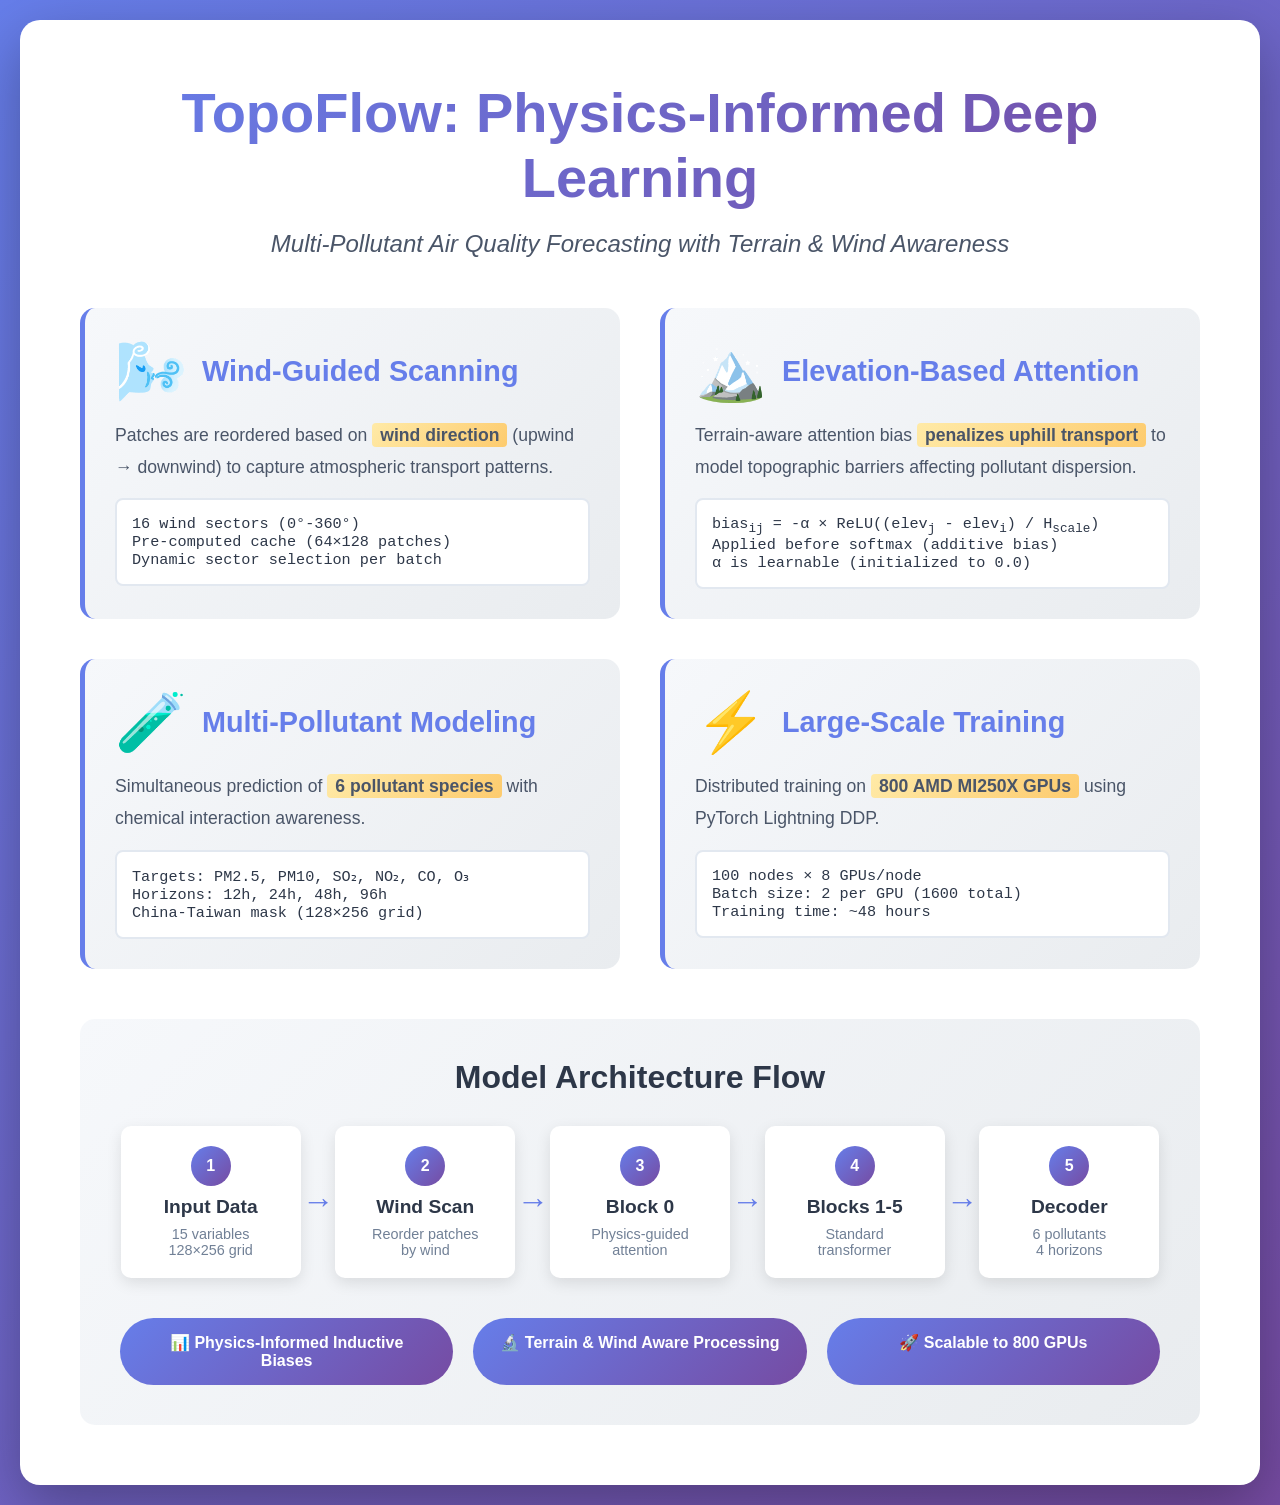
<file: presentation_methodology.html>
<!DOCTYPE html>
<html lang="en">
<head>
    <meta charset="UTF-8">
    <meta name="viewport" content="width=device-width, initial-scale=1.0">
    <title>TopoFlow - Methodology</title>
    <style>
        * {
            margin: 0;
            padding: 0;
            box-sizing: border-box;
        }

        body {
            font-family: 'Segoe UI', Tahoma, Geneva, Verdana, sans-serif;
            background: linear-gradient(135deg, #667eea 0%, #764ba2 100%);
            display: flex;
            justify-content: center;
            align-items: center;
            min-height: 100vh;
            padding: 20px;
        }

        .slide {
            background: white;
            border-radius: 20px;
            padding: 60px;
            max-width: 1400px;
            width: 100%;
            box-shadow: 0 20px 60px rgba(0,0,0,0.3);
        }

        h1 {
            color: #2d3748;
            font-size: 3.5em;
            margin-bottom: 20px;
            text-align: center;
            background: linear-gradient(135deg, #667eea 0%, #764ba2 100%);
            -webkit-background-clip: text;
            -webkit-text-fill-color: transparent;
            background-clip: text;
        }

        .subtitle {
            text-align: center;
            color: #4a5568;
            font-size: 1.5em;
            margin-bottom: 50px;
            font-style: italic;
        }

        .methodology-grid {
            display: grid;
            grid-template-columns: 1fr 1fr;
            gap: 40px;
            margin-bottom: 50px;
        }

        .innovation-box {
            background: linear-gradient(135deg, #f6f8fb 0%, #e9ecef 100%);
            border-radius: 15px;
            padding: 30px;
            border-left: 5px solid #667eea;
            opacity: 0;
            transform: translateX(-50px);
            animation: slideInRight 0.8s ease-out forwards;
        }

        .innovation-box:nth-child(1) { animation-delay: 0.2s; }
        .innovation-box:nth-child(2) { animation-delay: 0.4s; }
        .innovation-box:nth-child(3) { animation-delay: 0.6s; }
        .innovation-box:nth-child(4) { animation-delay: 0.8s; }

        .innovation-box h2 {
            color: #667eea;
            font-size: 1.8em;
            margin-bottom: 15px;
            display: flex;
            align-items: center;
        }

        .innovation-box .icon {
            font-size: 2em;
            margin-right: 15px;
        }

        .innovation-box p {
            color: #4a5568;
            line-height: 1.8;
            font-size: 1.1em;
        }

        .innovation-box .formula {
            background: white;
            padding: 15px;
            border-radius: 8px;
            margin-top: 15px;
            font-family: 'Courier New', monospace;
            color: #2d3748;
            font-size: 0.95em;
            border: 2px solid #e2e8f0;
        }

        .architecture-diagram {
            background: linear-gradient(135deg, #f6f8fb 0%, #e9ecef 100%);
            border-radius: 15px;
            padding: 40px;
            margin-top: 40px;
            text-align: center;
            opacity: 0;
            animation: fadeIn 1s ease-out 1s forwards;
        }

        .architecture-diagram h2 {
            color: #2d3748;
            font-size: 2em;
            margin-bottom: 30px;
        }

        .flow-chart {
            display: flex;
            justify-content: space-around;
            align-items: center;
            margin: 30px 0;
            flex-wrap: wrap;
        }

        .flow-item {
            background: white;
            border-radius: 10px;
            padding: 20px 30px;
            box-shadow: 0 5px 15px rgba(0,0,0,0.1);
            min-width: 180px;
            text-align: center;
            opacity: 0;
            transform: scale(0.8);
            animation: popIn 0.5s ease-out forwards;
        }

        .flow-item:nth-child(1) { animation-delay: 1.2s; }
        .flow-item:nth-child(2) { animation-delay: 1.4s; }
        .flow-item:nth-child(3) { animation-delay: 1.6s; }
        .flow-item:nth-child(4) { animation-delay: 1.8s; }
        .flow-item:nth-child(5) { animation-delay: 2.0s; }

        .flow-item .step-number {
            background: linear-gradient(135deg, #667eea 0%, #764ba2 100%);
            color: white;
            width: 40px;
            height: 40px;
            border-radius: 50%;
            display: flex;
            align-items: center;
            justify-content: center;
            margin: 0 auto 10px;
            font-weight: bold;
        }

        .flow-item h3 {
            color: #2d3748;
            font-size: 1.2em;
            margin-bottom: 8px;
        }

        .flow-item p {
            color: #718096;
            font-size: 0.9em;
        }

        .arrow {
            font-size: 2em;
            color: #667eea;
            opacity: 0;
            animation: fadeIn 0.5s ease-out forwards;
        }

        .arrow:nth-child(2) { animation-delay: 1.3s; }
        .arrow:nth-child(4) { animation-delay: 1.5s; }
        .arrow:nth-child(6) { animation-delay: 1.7s; }
        .arrow:nth-child(8) { animation-delay: 1.9s; }

        .key-features {
            display: grid;
            grid-template-columns: repeat(3, 1fr);
            gap: 20px;
            margin-top: 40px;
        }

        .feature-badge {
            background: linear-gradient(135deg, #667eea 0%, #764ba2 100%);
            color: white;
            padding: 15px 25px;
            border-radius: 50px;
            text-align: center;
            font-weight: bold;
            opacity: 0;
            transform: translateY(20px);
            animation: slideUp 0.5s ease-out forwards;
        }

        .feature-badge:nth-child(1) { animation-delay: 2.2s; }
        .feature-badge:nth-child(2) { animation-delay: 2.4s; }
        .feature-badge:nth-child(3) { animation-delay: 2.6s; }

        @keyframes slideInRight {
            to {
                opacity: 1;
                transform: translateX(0);
            }
        }

        @keyframes fadeIn {
            to {
                opacity: 1;
            }
        }

        @keyframes popIn {
            to {
                opacity: 1;
                transform: scale(1);
            }
        }

        @keyframes slideUp {
            to {
                opacity: 1;
                transform: translateY(0);
            }
        }

        .highlight {
            background: linear-gradient(135deg, #ffeaa7 0%, #fdcb6e 100%);
            padding: 2px 8px;
            border-radius: 4px;
            font-weight: bold;
        }

        @media print {
            body {
                background: white;
            }
            .slide {
                box-shadow: none;
            }
        }
    </style>
</head>
<body>
    <div class="slide">
        <h1>TopoFlow: Physics-Informed Deep Learning</h1>
        <p class="subtitle">Multi-Pollutant Air Quality Forecasting with Terrain & Wind Awareness</p>

        <div class="methodology-grid">
            <div class="innovation-box">
                <h2><span class="icon">🌬️</span>Wind-Guided Scanning</h2>
                <p>Patches are reordered based on <span class="highlight">wind direction</span> (upwind → downwind) to capture atmospheric transport patterns.</p>
                <div class="formula">
                    16 wind sectors (0°-360°)<br>
                    Pre-computed cache (64×128 patches)<br>
                    Dynamic sector selection per batch
                </div>
            </div>

            <div class="innovation-box">
                <h2><span class="icon">🏔️</span>Elevation-Based Attention</h2>
                <p>Terrain-aware attention bias <span class="highlight">penalizes uphill transport</span> to model topographic barriers affecting pollutant dispersion.</p>
                <div class="formula">
                    bias<sub>ij</sub> = -α × ReLU((elev<sub>j</sub> - elev<sub>i</sub>) / H<sub>scale</sub>)<br>
                    Applied before softmax (additive bias)<br>
                    α is learnable (initialized to 0.0)
                </div>
            </div>

            <div class="innovation-box">
                <h2><span class="icon">🧪</span>Multi-Pollutant Modeling</h2>
                <p>Simultaneous prediction of <span class="highlight">6 pollutant species</span> with chemical interaction awareness.</p>
                <div class="formula">
                    Targets: PM2.5, PM10, SO₂, NO₂, CO, O₃<br>
                    Horizons: 12h, 24h, 48h, 96h<br>
                    China-Taiwan mask (128×256 grid)
                </div>
            </div>

            <div class="innovation-box">
                <h2><span class="icon">⚡</span>Large-Scale Training</h2>
                <p>Distributed training on <span class="highlight">800 AMD MI250X GPUs</span> using PyTorch Lightning DDP.</p>
                <div class="formula">
                    100 nodes × 8 GPUs/node<br>
                    Batch size: 2 per GPU (1600 total)<br>
                    Training time: ~48 hours
                </div>
            </div>
        </div>

        <div class="architecture-diagram">
            <h2>Model Architecture Flow</h2>
            <div class="flow-chart">
                <div class="flow-item">
                    <div class="step-number">1</div>
                    <h3>Input Data</h3>
                    <p>15 variables<br>128×256 grid</p>
                </div>
                <div class="arrow">→</div>
                <div class="flow-item">
                    <div class="step-number">2</div>
                    <h3>Wind Scan</h3>
                    <p>Reorder patches<br>by wind</p>
                </div>
                <div class="arrow">→</div>
                <div class="flow-item">
                    <div class="step-number">3</div>
                    <h3>Block 0</h3>
                    <p>Physics-guided<br>attention</p>
                </div>
                <div class="arrow">→</div>
                <div class="flow-item">
                    <div class="step-number">4</div>
                    <h3>Blocks 1-5</h3>
                    <p>Standard<br>transformer</p>
                </div>
                <div class="arrow">→</div>
                <div class="flow-item">
                    <div class="step-number">5</div>
                    <h3>Decoder</h3>
                    <p>6 pollutants<br>4 horizons</p>
                </div>
            </div>

            <div class="key-features">
                <div class="feature-badge">📊 Physics-Informed Inductive Biases</div>
                <div class="feature-badge">🔬 Terrain & Wind Aware Processing</div>
                <div class="feature-badge">🚀 Scalable to 800 GPUs</div>
            </div>
        </div>
    </div>

    <script>
        // Optional: Add interactivity
        document.querySelectorAll('.innovation-box').forEach(box => {
            box.addEventListener('mouseenter', function() {
                this.style.transform = 'scale(1.02)';
                this.style.transition = 'transform 0.3s ease';
            });
            box.addEventListener('mouseleave', function() {
                this.style.transform = 'scale(1)';
            });
        });
    </script>
</body>
</html>
</file>
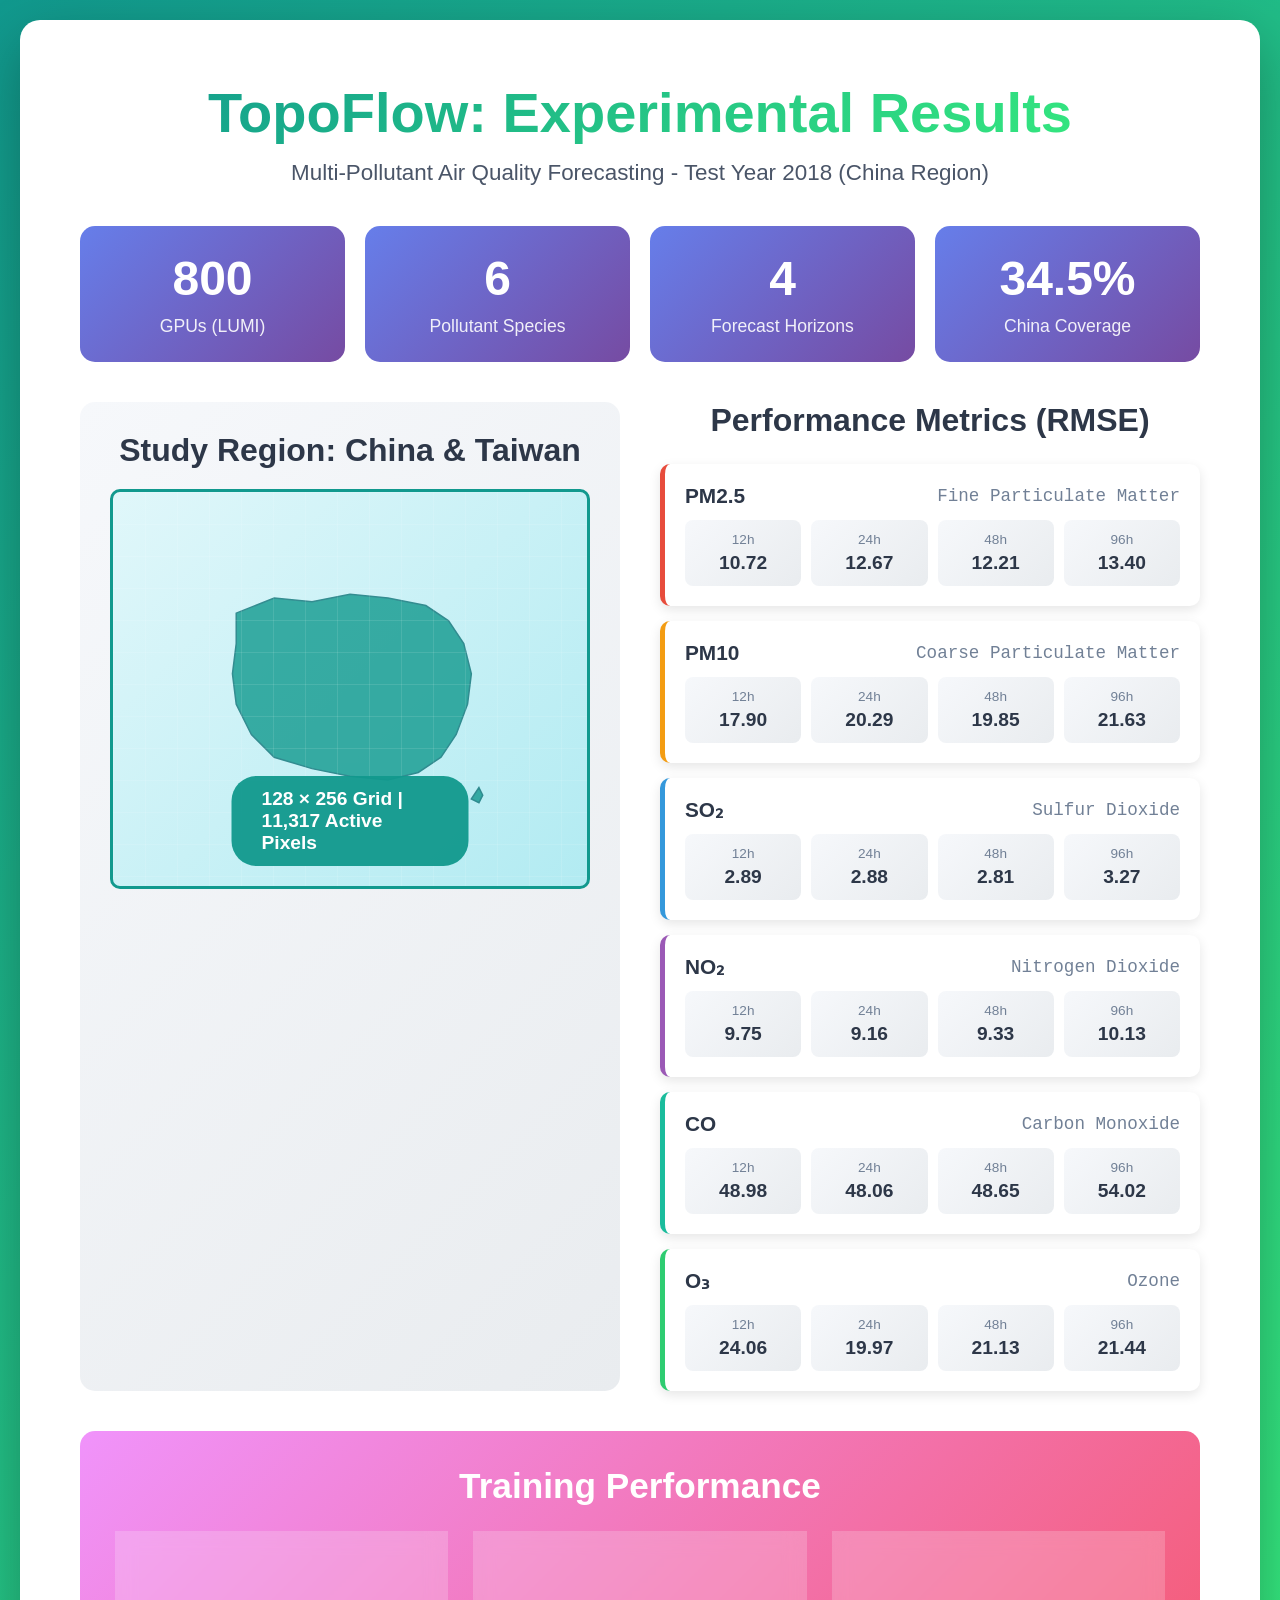
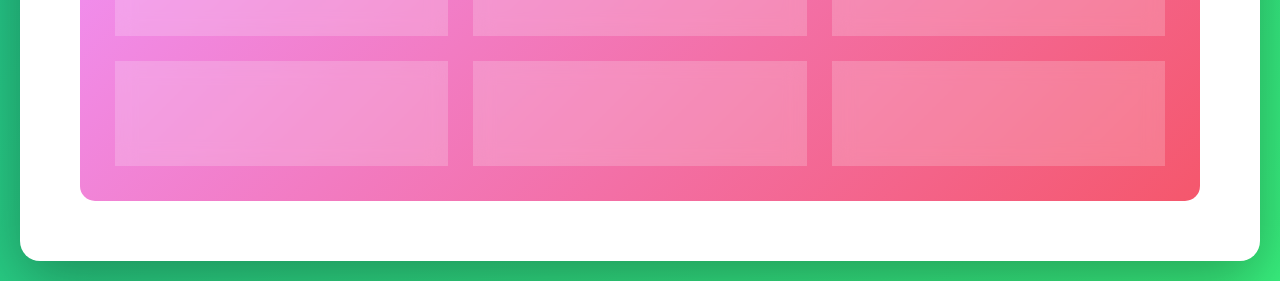
<file: presentation_results.html>
<!DOCTYPE html>
<html lang="en">
<head>
    <meta charset="UTF-8">
    <meta name="viewport" content="width=device-width, initial-scale=1.0">
    <title>TopoFlow - Results</title>
    <style>
        * {
            margin: 0;
            padding: 0;
            box-sizing: border-box;
        }

        body {
            font-family: 'Segoe UI', Tahoma, Geneva, Verdana, sans-serif;
            background: linear-gradient(135deg, #11998e 0%, #38ef7d 100%);
            display: flex;
            justify-content: center;
            align-items: center;
            min-height: 100vh;
            padding: 20px;
        }

        .slide {
            background: white;
            border-radius: 20px;
            padding: 60px;
            max-width: 1600px;
            width: 100%;
            box-shadow: 0 20px 60px rgba(0,0,0,0.3);
        }

        h1 {
            color: #2d3748;
            font-size: 3.5em;
            margin-bottom: 15px;
            text-align: center;
            background: linear-gradient(135deg, #11998e 0%, #38ef7d 100%);
            -webkit-background-clip: text;
            -webkit-text-fill-color: transparent;
            background-clip: text;
        }

        .subtitle {
            text-align: center;
            color: #4a5568;
            font-size: 1.4em;
            margin-bottom: 40px;
        }

        .stats-header {
            display: grid;
            grid-template-columns: repeat(4, 1fr);
            gap: 20px;
            margin-bottom: 40px;
        }

        .stat-card {
            background: linear-gradient(135deg, #667eea 0%, #764ba2 100%);
            color: white;
            padding: 25px;
            border-radius: 15px;
            text-align: center;
            opacity: 0;
            transform: scale(0.8);
            animation: popIn 0.6s ease-out forwards;
        }

        .stat-card:nth-child(1) { animation-delay: 0.2s; }
        .stat-card:nth-child(2) { animation-delay: 0.4s; }
        .stat-card:nth-child(3) { animation-delay: 0.6s; }
        .stat-card:nth-child(4) { animation-delay: 0.8s; }

        .stat-card .number {
            font-size: 3em;
            font-weight: bold;
            margin-bottom: 10px;
        }

        .stat-card .label {
            font-size: 1.1em;
            opacity: 0.9;
        }

        .results-container {
            display: grid;
            grid-template-columns: 1fr 1fr;
            gap: 40px;
            margin-bottom: 40px;
        }

        .china-map-section {
            background: linear-gradient(135deg, #f6f8fb 0%, #e9ecef 100%);
            border-radius: 15px;
            padding: 30px;
            opacity: 0;
            animation: fadeInUp 1s ease-out 1s forwards;
        }

        .china-map-section h2 {
            color: #2d3748;
            font-size: 2em;
            margin-bottom: 20px;
            text-align: center;
        }

        .map-container {
            position: relative;
            width: 100%;
            height: 400px;
            background: linear-gradient(135deg, #e0f7fa 0%, #b2ebf2 100%);
            border-radius: 10px;
            overflow: hidden;
            border: 3px solid #11998e;
        }

        .china-outline {
            position: absolute;
            top: 50%;
            left: 50%;
            transform: translate(-50%, -50%);
            width: 80%;
            height: 80%;
        }

        .china-region {
            fill: #11998e;
            opacity: 0;
            animation: fillRegion 2s ease-out 1.5s forwards;
        }

        .grid-overlay {
            position: absolute;
            top: 0;
            left: 0;
            width: 100%;
            height: 100%;
            background-image:
                linear-gradient(rgba(255,255,255,0.1) 1px, transparent 1px),
                linear-gradient(90deg, rgba(255,255,255,0.1) 1px, transparent 1px);
            background-size: 32px 32px;
            opacity: 0;
            animation: fadeIn 1s ease-out 2s forwards;
        }

        .coverage-label {
            position: absolute;
            bottom: 20px;
            left: 50%;
            transform: translateX(-50%);
            background: rgba(17, 153, 142, 0.95);
            color: white;
            padding: 12px 30px;
            border-radius: 25px;
            font-weight: bold;
            font-size: 1.2em;
            opacity: 0;
            animation: slideUp 0.8s ease-out 2.5s forwards;
        }

        .metrics-section {
            opacity: 0;
            animation: fadeInUp 1s ease-out 1.2s forwards;
        }

        .metrics-section h2 {
            color: #2d3748;
            font-size: 2em;
            margin-bottom: 25px;
            text-align: center;
        }

        .pollutant-grid {
            display: grid;
            grid-template-columns: 1fr;
            gap: 15px;
        }

        .pollutant-card {
            background: white;
            border-left: 5px solid #11998e;
            border-radius: 10px;
            padding: 20px;
            box-shadow: 0 4px 12px rgba(0,0,0,0.1);
            opacity: 0;
            transform: translateX(-30px);
            animation: slideInRight 0.6s ease-out forwards;
        }

        .pollutant-card:nth-child(1) { animation-delay: 1.4s; border-color: #e74c3c; }
        .pollutant-card:nth-child(2) { animation-delay: 1.5s; border-color: #f39c12; }
        .pollutant-card:nth-child(3) { animation-delay: 1.6s; border-color: #3498db; }
        .pollutant-card:nth-child(4) { animation-delay: 1.7s; border-color: #9b59b6; }
        .pollutant-card:nth-child(5) { animation-delay: 1.8s; border-color: #1abc9c; }
        .pollutant-card:nth-child(6) { animation-delay: 1.9s; border-color: #2ecc71; }

        .pollutant-header {
            display: flex;
            justify-content: space-between;
            align-items: center;
            margin-bottom: 12px;
        }

        .pollutant-name {
            font-size: 1.3em;
            font-weight: bold;
            color: #2d3748;
        }

        .pollutant-formula {
            font-size: 1.1em;
            color: #718096;
            font-family: 'Courier New', monospace;
        }

        .horizon-metrics {
            display: grid;
            grid-template-columns: repeat(4, 1fr);
            gap: 10px;
        }

        .horizon-box {
            background: linear-gradient(135deg, #f6f8fb 0%, #e9ecef 100%);
            padding: 12px;
            border-radius: 8px;
            text-align: center;
        }

        .horizon-label {
            font-size: 0.85em;
            color: #718096;
            margin-bottom: 5px;
        }

        .horizon-value {
            font-size: 1.2em;
            font-weight: bold;
            color: #2d3748;
        }

        .performance-summary {
            background: linear-gradient(135deg, #f093fb 0%, #f5576c 100%);
            color: white;
            padding: 35px;
            border-radius: 15px;
            margin-top: 40px;
            text-align: center;
            opacity: 0;
            animation: fadeInUp 1s ease-out 2.2s forwards;
        }

        .performance-summary h2 {
            font-size: 2.2em;
            margin-bottom: 20px;
        }

        .performance-grid {
            display: grid;
            grid-template-columns: repeat(3, 1fr);
            gap: 25px;
            margin-top: 25px;
        }

        .performance-item {
            background: rgba(255,255,255,0.2);
            padding: 20px;
            border-radius: 10px;
            backdrop-filter: blur(10px);
        }

        .performance-item .title {
            font-size: 1em;
            opacity: 0.9;
            margin-bottom: 10px;
        }

        .performance-item .value {
            font-size: 2em;
            font-weight: bold;
        }

        @keyframes popIn {
            to {
                opacity: 1;
                transform: scale(1);
            }
        }

        @keyframes fadeInUp {
            to {
                opacity: 1;
                transform: translateY(0);
            }
        }

        .china-map-section,
        .metrics-section {
            transform: translateY(20px);
        }

        @keyframes slideInRight {
            to {
                opacity: 1;
                transform: translateX(0);
            }
        }

        @keyframes fadeIn {
            to {
                opacity: 1;
            }
        }

        @keyframes fillRegion {
            0% {
                opacity: 0;
                transform: scale(0.5);
            }
            100% {
                opacity: 0.8;
                transform: scale(1);
            }
        }

        @keyframes slideUp {
            to {
                opacity: 1;
            }
        }

        .highlight {
            background: rgba(255,255,255,0.3);
            padding: 2px 8px;
            border-radius: 4px;
            font-weight: bold;
        }

        @media print {
            body {
                background: white;
            }
            .slide {
                box-shadow: none;
            }
        }
    </style>
</head>
<body>
    <div class="slide">
        <h1>TopoFlow: Experimental Results</h1>
        <p class="subtitle">Multi-Pollutant Air Quality Forecasting - Test Year 2018 (China Region)</p>

        <div class="stats-header">
            <div class="stat-card">
                <div class="number">800</div>
                <div class="label">GPUs (LUMI)</div>
            </div>
            <div class="stat-card">
                <div class="number">6</div>
                <div class="label">Pollutant Species</div>
            </div>
            <div class="stat-card">
                <div class="number">4</div>
                <div class="label">Forecast Horizons</div>
            </div>
            <div class="stat-card">
                <div class="number">34.5%</div>
                <div class="label">China Coverage</div>
            </div>
        </div>

        <div class="results-container">
            <div class="china-map-section">
                <h2>Study Region: China & Taiwan</h2>
                <div class="map-container">
                    <svg class="china-outline" viewBox="0 0 500 400" xmlns="http://www.w3.org/2000/svg">
                        <!-- Simplified China outline -->
                        <path class="china-region" d="
                            M 100 100
                            L 150 80 L 200 85 L 250 75 L 300 80 L 350 90 L 380 110
                            L 400 140 L 410 180 L 405 220 L 390 260 L 370 290
                            L 340 310 L 300 320 L 250 315 L 200 305 L 150 290
                            L 120 260 L 100 220 L 95 180 L 100 140 Z
                            M 420 330 L 425 340 L 420 350 L 410 345 Z
                        " stroke="#0d7377" stroke-width="2"/>
                    </svg>
                    <div class="grid-overlay"></div>
                    <div class="coverage-label">128 × 256 Grid | 11,317 Active Pixels</div>
                </div>
            </div>

            <div class="metrics-section">
                <h2>Performance Metrics (RMSE)</h2>
                <div class="pollutant-grid">
                    <div class="pollutant-card">
                        <div class="pollutant-header">
                            <span class="pollutant-name">PM2.5</span>
                            <span class="pollutant-formula">Fine Particulate Matter</span>
                        </div>
                        <div class="horizon-metrics">
                            <div class="horizon-box">
                                <div class="horizon-label">12h</div>
                                <div class="horizon-value">10.72</div>
                            </div>
                            <div class="horizon-box">
                                <div class="horizon-label">24h</div>
                                <div class="horizon-value">12.67</div>
                            </div>
                            <div class="horizon-box">
                                <div class="horizon-label">48h</div>
                                <div class="horizon-value">12.21</div>
                            </div>
                            <div class="horizon-box">
                                <div class="horizon-label">96h</div>
                                <div class="horizon-value">13.40</div>
                            </div>
                        </div>
                    </div>

                    <div class="pollutant-card">
                        <div class="pollutant-header">
                            <span class="pollutant-name">PM10</span>
                            <span class="pollutant-formula">Coarse Particulate Matter</span>
                        </div>
                        <div class="horizon-metrics">
                            <div class="horizon-box">
                                <div class="horizon-label">12h</div>
                                <div class="horizon-value">17.90</div>
                            </div>
                            <div class="horizon-box">
                                <div class="horizon-label">24h</div>
                                <div class="horizon-value">20.29</div>
                            </div>
                            <div class="horizon-box">
                                <div class="horizon-label">48h</div>
                                <div class="horizon-value">19.85</div>
                            </div>
                            <div class="horizon-box">
                                <div class="horizon-label">96h</div>
                                <div class="horizon-value">21.63</div>
                            </div>
                        </div>
                    </div>

                    <div class="pollutant-card">
                        <div class="pollutant-header">
                            <span class="pollutant-name">SO₂</span>
                            <span class="pollutant-formula">Sulfur Dioxide</span>
                        </div>
                        <div class="horizon-metrics">
                            <div class="horizon-box">
                                <div class="horizon-label">12h</div>
                                <div class="horizon-value">2.89</div>
                            </div>
                            <div class="horizon-box">
                                <div class="horizon-label">24h</div>
                                <div class="horizon-value">2.88</div>
                            </div>
                            <div class="horizon-box">
                                <div class="horizon-label">48h</div>
                                <div class="horizon-value">2.81</div>
                            </div>
                            <div class="horizon-box">
                                <div class="horizon-label">96h</div>
                                <div class="horizon-value">3.27</div>
                            </div>
                        </div>
                    </div>

                    <div class="pollutant-card">
                        <div class="pollutant-header">
                            <span class="pollutant-name">NO₂</span>
                            <span class="pollutant-formula">Nitrogen Dioxide</span>
                        </div>
                        <div class="horizon-metrics">
                            <div class="horizon-box">
                                <div class="horizon-label">12h</div>
                                <div class="horizon-value">9.75</div>
                            </div>
                            <div class="horizon-box">
                                <div class="horizon-label">24h</div>
                                <div class="horizon-value">9.16</div>
                            </div>
                            <div class="horizon-box">
                                <div class="horizon-label">48h</div>
                                <div class="horizon-value">9.33</div>
                            </div>
                            <div class="horizon-box">
                                <div class="horizon-label">96h</div>
                                <div class="horizon-value">10.13</div>
                            </div>
                        </div>
                    </div>

                    <div class="pollutant-card">
                        <div class="pollutant-header">
                            <span class="pollutant-name">CO</span>
                            <span class="pollutant-formula">Carbon Monoxide</span>
                        </div>
                        <div class="horizon-metrics">
                            <div class="horizon-box">
                                <div class="horizon-label">12h</div>
                                <div class="horizon-value">48.98</div>
                            </div>
                            <div class="horizon-box">
                                <div class="horizon-label">24h</div>
                                <div class="horizon-value">48.06</div>
                            </div>
                            <div class="horizon-box">
                                <div class="horizon-label">48h</div>
                                <div class="horizon-value">48.65</div>
                            </div>
                            <div class="horizon-box">
                                <div class="horizon-label">96h</div>
                                <div class="horizon-value">54.02</div>
                            </div>
                        </div>
                    </div>

                    <div class="pollutant-card">
                        <div class="pollutant-header">
                            <span class="pollutant-name">O₃</span>
                            <span class="pollutant-formula">Ozone</span>
                        </div>
                        <div class="horizon-metrics">
                            <div class="horizon-box">
                                <div class="horizon-label">12h</div>
                                <div class="horizon-value">24.06</div>
                            </div>
                            <div class="horizon-box">
                                <div class="horizon-label">24h</div>
                                <div class="horizon-value">19.97</div>
                            </div>
                            <div class="horizon-box">
                                <div class="horizon-label">48h</div>
                                <div class="horizon-value">21.13</div>
                            </div>
                            <div class="horizon-box">
                                <div class="horizon-label">96h</div>
                                <div class="horizon-value">21.44</div>
                            </div>
                        </div>
                    </div>
                </div>
            </div>
        </div>

        <div class="performance-summary">
            <h2>Training Performance</h2>
            <div class="performance-grid">
                <div class="performance-item">
                    <div class="title">Training Infrastructure</div>
                    <div class="value">100 nodes</div>
                </div>
                <div class="performance-item">
                    <div class="title">Validation Loss</div>
                    <div class="value">0.3557</div>
                </div>
                <div class="performance-item">
                    <div class="title">Test Samples</div>
                    <div class="value">4,000</div>
                </div>
                <div class="performance-item">
                    <div class="title">Active Pixels</div>
                    <div class="value">11,317</div>
                </div>
                <div class="performance-item">
                    <div class="title">Training Duration</div>
                    <div class="value">~48h</div>
                </div>
                <div class="performance-item">
                    <div class="title">Max Steps</div>
                    <div class="value">20,000</div>
                </div>
            </div>
        </div>
    </div>

    <script>
        // Optional: Add interactivity for pollutant cards
        document.querySelectorAll('.pollutant-card').forEach(card => {
            card.addEventListener('mouseenter', function() {
                this.style.transform = 'translateX(0) scale(1.02)';
                this.style.transition = 'transform 0.3s ease';
            });
            card.addEventListener('mouseleave', function() {
                this.style.transform = 'translateX(0) scale(1)';
            });
        });

        // Animate the China region pulsing
        const chinaRegion = document.querySelector('.china-region');
        setInterval(() => {
            chinaRegion.style.transition = 'opacity 2s ease-in-out';
            chinaRegion.style.opacity = chinaRegion.style.opacity === '0.6' ? '0.9' : '0.6';
        }, 2000);
    </script>
</body>
</html>
</file>
